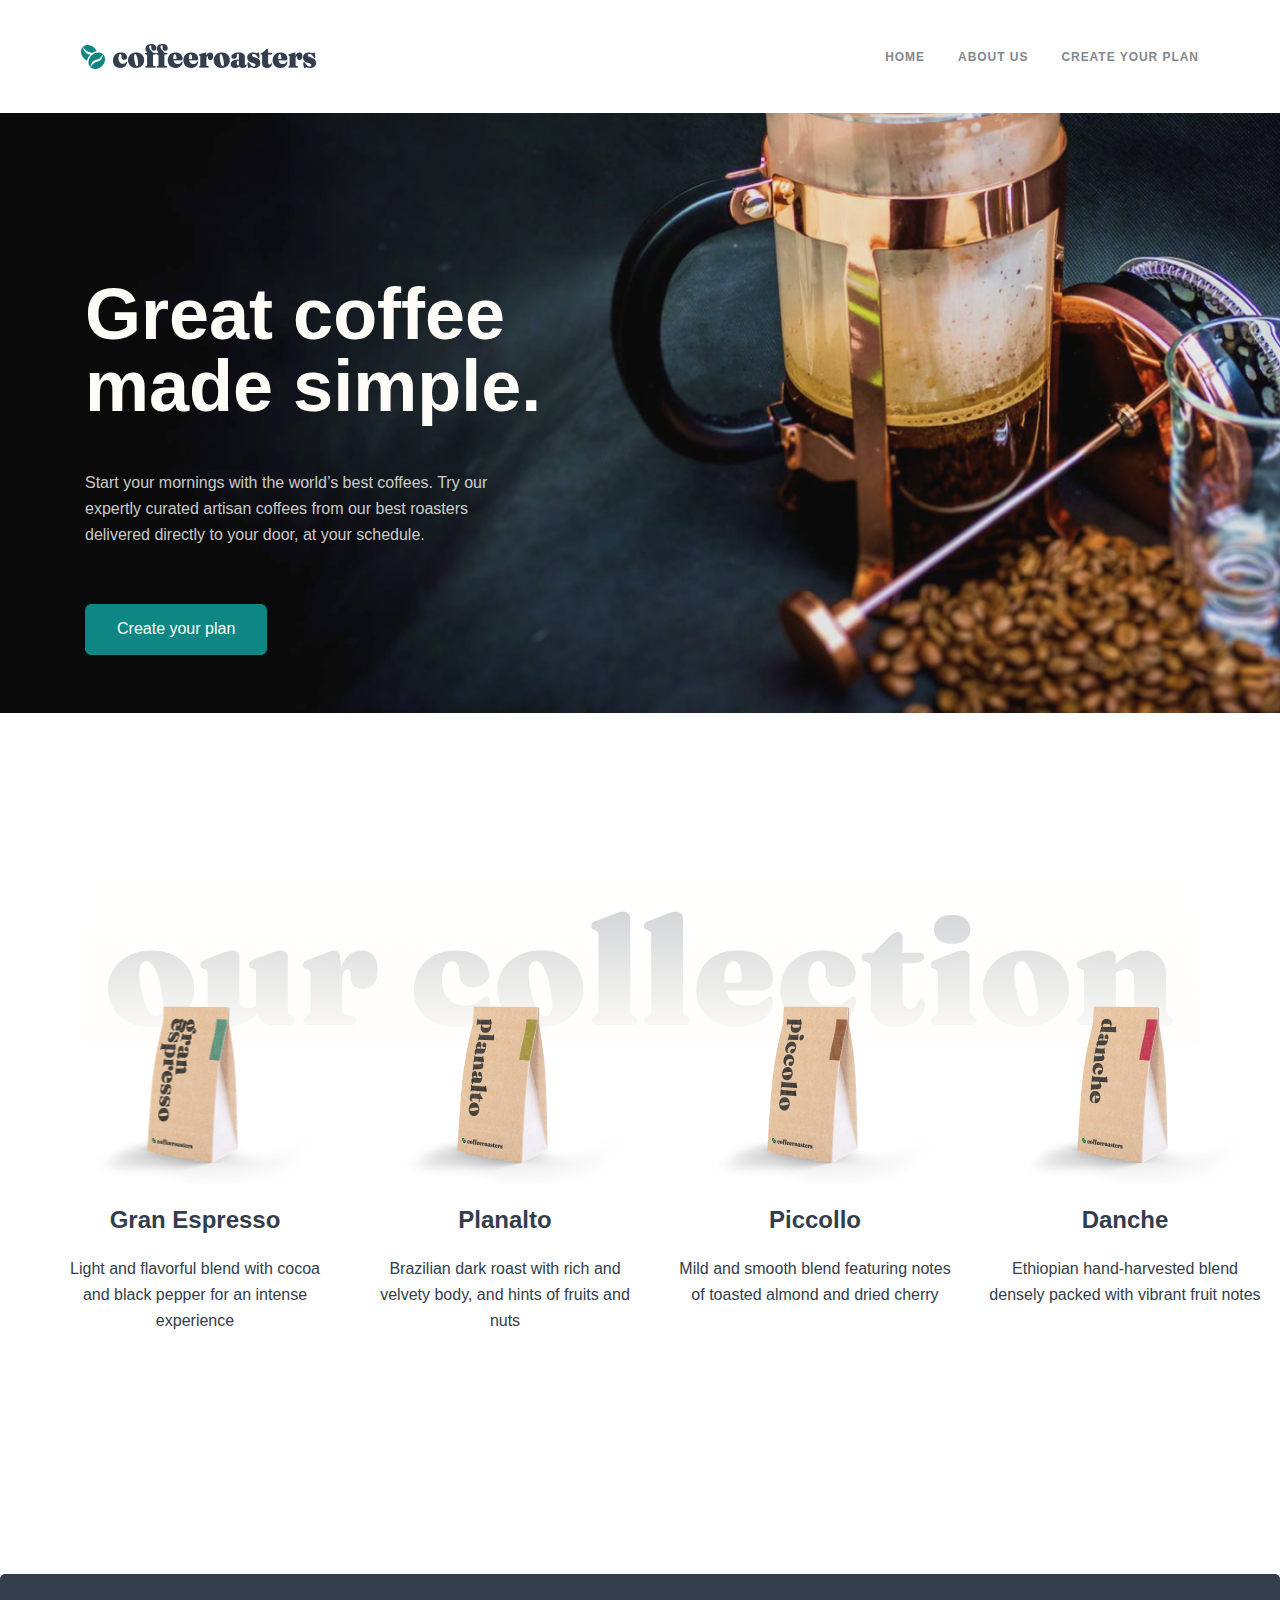
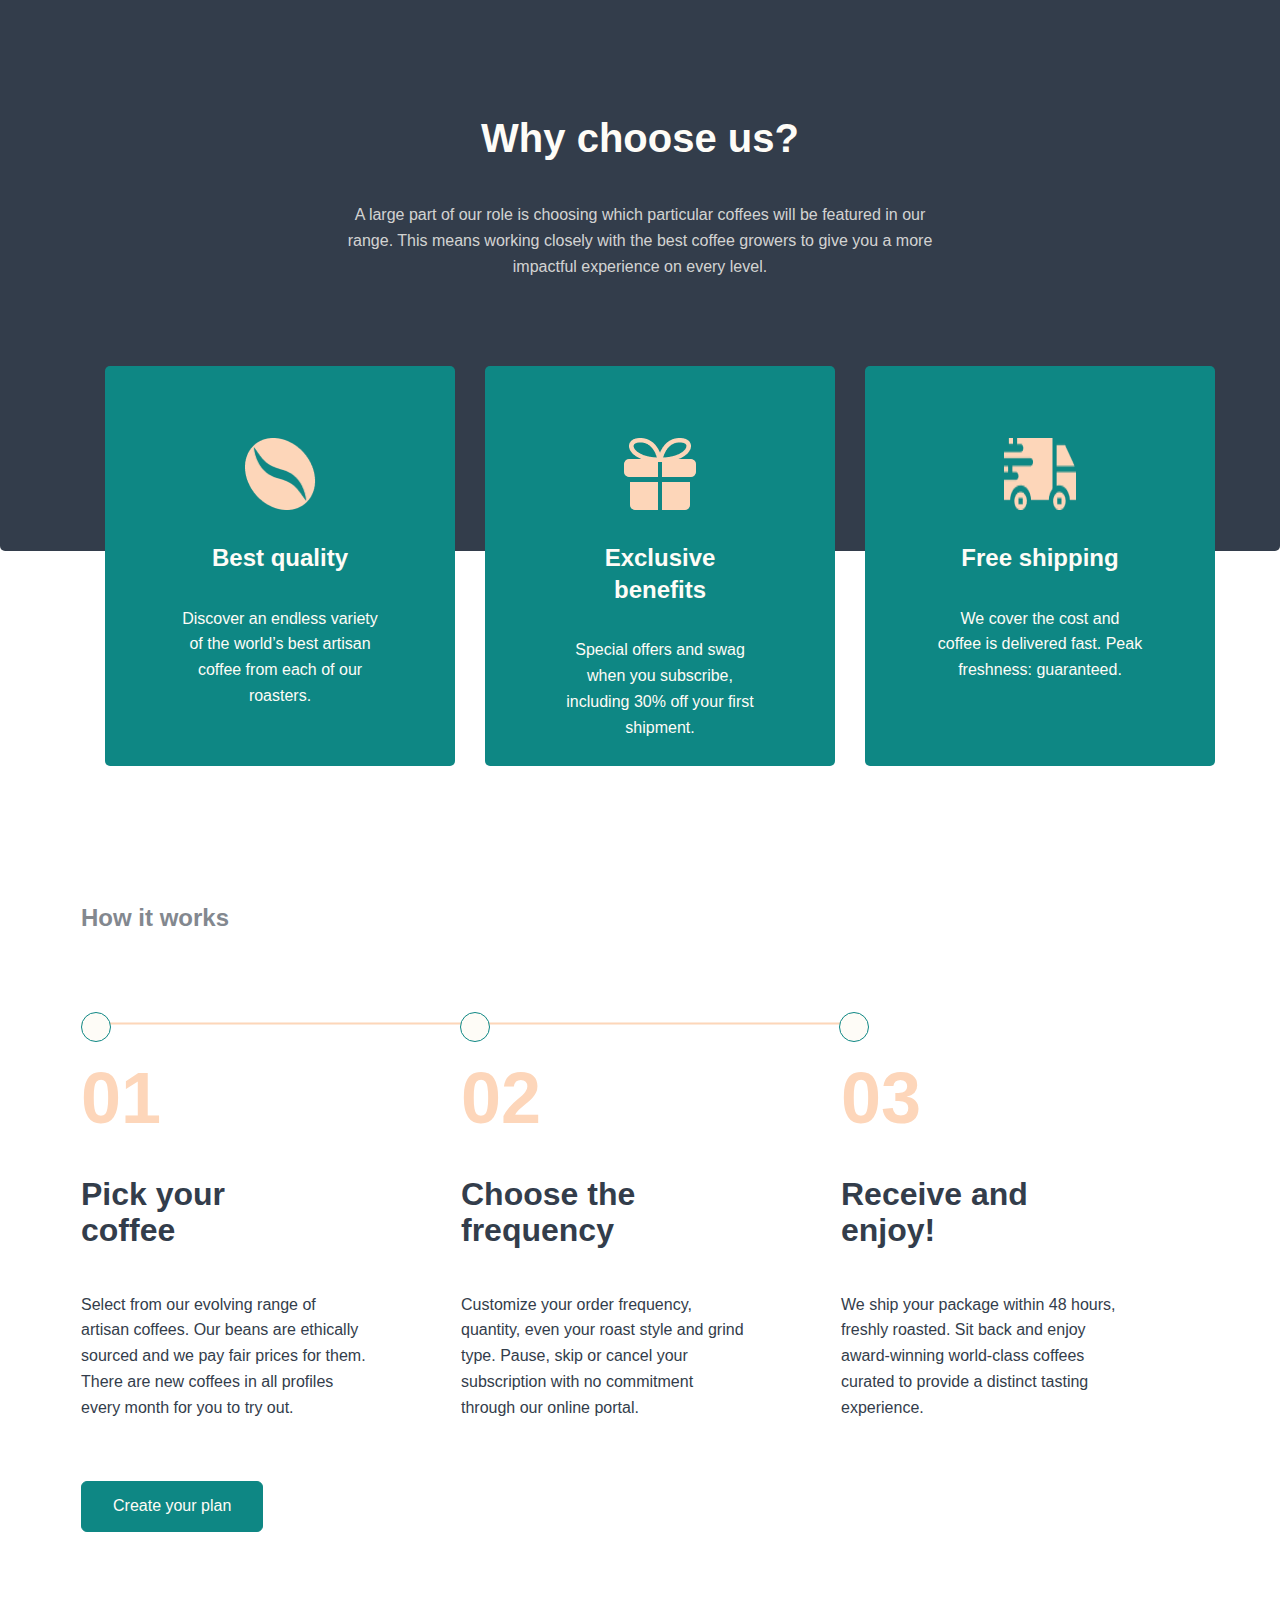
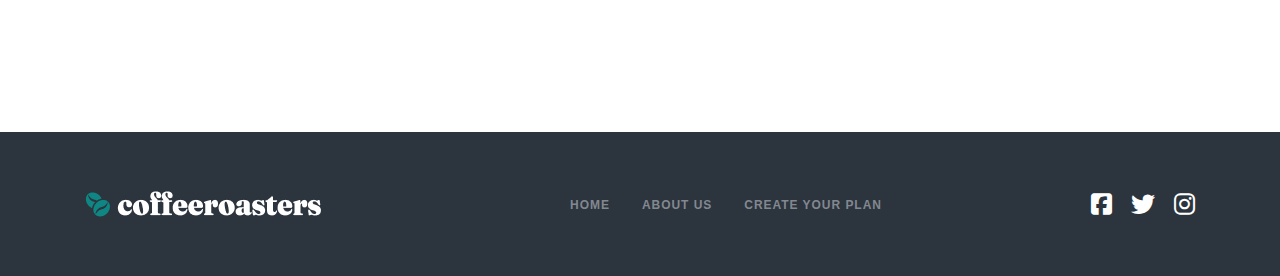
<file: index.html>
<!DOCTYPE html>
<html lang="en">
<head>
    <meta charset="UTF-8">
    <meta name="viewport" content="width=device-width, initial-scale=1.0">
    <link rel="stylesheet" href="https://cdnjs.cloudflare.com/ajax/libs/font-awesome/6.5.2/css/all.min.css">
    <link rel="stylesheet" href="./css/main.css">
    <link rel="shortcut icon" href="./images/logo2.svg" type="image/svg">
    <title>Coffee Roasters</title>
</head>
<body>
    <header class="header">
        <div class="container">
            <a class="header__logo" href="">
                <img class="header__image" src="./images/logo.png" srcset="./images/logo.png 1x, ./image/logo@2x.png 2x" alt="">
            </a>
            <nav class="header__nav">
                <ul class="header__list">
                    <li class="header__item">
                        <a class="header__link" href="./index.html">Home</a>
                    </li>
                    <li class="header__item">
                        <a class="header__link" href="./about.html">about us</a>
                    </li>
                    <li class="header__item">
                        <a class="header__link" href="./create-plan.html">Create your plan</a>
                    </li>
                </ul>
            </nav>
        </div>
    </header>
    <main class="main">
        <section class="main__hero">
            <div class="container">
                <h1 class="main__title3">Great coffee made simple.</h1>
                <p class="main__desc">Start your mornings with the world’s best coffees. Try our expertly curated artisan coffees from our best roasters delivered directly to your door, at your schedule.</p>
                <button class="btn">Create your plan</button>
            </div>
        </section>
        <section class="main__collection">
            <div class="container">
                <ul class="main__list">
                    <li class="main__item">
                        <img class="main__image" src="./images/kopi1 copy.png" srcset="./images/kopi1 copy.png 1x, ./images/kopi1 copy@2x.png 2x" width="255" height="193" alt="">
                        <h2 class="main__heading">Gran Espresso</h2>
                        <p class="main__desc2">Light and flavorful blend with cocoa and black pepper for an intense experience</p>
                    </li>
                    <li class="main__item">
                        <img class="main__image" src="./images/kopi2.png" srcset="./images/kopi2.png 1x, ./images/kopi2@2x.png 2x" width="255" height="193" alt="">
                        <h2 class="main__heading">Planalto</h2>
                        <p class="main__desc2">Brazilian dark roast with rich and velvety body, and hints of fruits and nuts</p>
                    </li>
                    <li class="main__item">
                        <img class="main__image" src="./images/kopi3.png" srcset="./images/kopi3.png 1x, ./images/kopi3@2x.png 2x" width="255" height="193" alt="">
                        <h2 class="main__heading">Piccollo</h2>
                        <p class="main__desc2">Mild and smooth blend featuring notes of toasted almond and dried cherry</p>
                    </li>
                    <li class="main__item">
                        <img class="main__image" src="./images/kopi4.png" srcset="./images/kopi4.png 1x, ./images/kopi4@2x.png 2x" width="255" height="193" alt="">
                        <h2 class="main__heading">Danche</h2>
                        <p class="main__desc2">Ethiopian hand-harvested blend densely packed with vibrant fruit notes</p>
                    </li>
                </ul>
            </div>
        </section>
        <section class="main__choose-us">
            <div class="container">
                <h3 class="main__heading4">Why choose us?</h3>
                <p class="main__desc4">A large part of our role is choosing which particular coffees will be featured 
                    in our range. This means working closely with the best coffee growers to give 
                    you a more impactful experience on every level.</p>
                    <ul class="main__list main--list2">
                        <li class="main__item main--item2">
                            <img class="main__img" src="./images/coffee-bean.png" srcset="./images/coffee-bean.png 1x, ./images/coffee-bean@2x.png 2x" width="72" height="50" alt="">
                            <h4 class="main__heading5">Best quality</h4>
                            <p class="main__desc5">Discover an endless variety of the world’s best artisan coffee from each of our roasters.</p>
                        </li>
                        <li class="main__item main--item2">
                            <img class="main__img" src="./images/gift.png" srcset="./images/gift.png 1x, ./images/gift@2x.png 2x" width="72" height="50" alt="">
                            <h4 class="main__heading5">Exclusive benefits</h4>
                            <p class="main__desc5">Special offers and swag when you subscribe, including 30% off your first shipment.</p>
                        </li>
                        <li class="main__item main--item2">
                            <img class="main__img" src="./images/Combined Shape.png" srcset="./images/Combined Shape.png 1x, ./images/Combined Shape@2x.png 2x" width="72" height="50" alt="">
                            <h4 class="main__heading5">Free shipping</h4>
                            <p class="main__desc5">We cover the cost and coffee is delivered fast. Peak freshness: guaranteed.</p>
                        </li>
                    </ul>

            </div>
        </section>
        <section class="main__pick-coffee">
            <div class="container">
                <h3 class="main__title2">How it works</h3>
                <div class="main__bottom">
                    <img class="main__image-path" src="./images/Path 2.png" srcset="./images/Path 2.png 1x, ./images/Path 2@2x.png 2x" alt="Path">
                <div class="main__circle-wrapper">
                        <div class="main__circle"></div>
                        <div class="main__circle"></div>
                        <div class="main__circle"></div>
                </div>
                <ul class="main__list main--list">
                    <li class="main__item main--item">
                        <h3 class="main__heading2">01</h3>
                        <h4 class="main__heading3">Pick your coffee</h4>
                        <p class="main__desc3">Select from our evolving range of artisan coffees. Our beans are ethically sourced and we pay fair prices for them. There are new coffees in all profiles every month for you to try out.</p>
                    </li>
                    <li class="main__item main--item">
                        <h3 class="main__heading2">02</h3>
                        <h4 class="main__heading3">Choose the frequency</h4>
                        <p class="main__desc3">Customize your order frequency, quantity, even your roast style and grind type. Pause, skip or cancel your subscription with no commitment through our online portal.</p>
                    </li>
                    <li class="main__item main--item">
                        <h3 class="main__heading2">03</h3>
                        <h4 class="main__heading3">Receive and enjoy!</h4>
                        <p class="main__desc3">We ship your package within 48 hours, freshly roasted. Sit back and enjoy award-winning world-class coffees curated to provide a distinct tasting experience.</p>
                    </li>
                </ul>
                </div>
                <button class="btn">Create your plan</button>
            </div>
        </section>
    </main>
    <footer class="footer">
        <div class="container">
            <a class="footer__logo" href="">
                <img class="footer__image" src="./images/Group 5-1.png" srcset="./images/Group 5-1.png 1x, ./images/Group 5.png 2x" alt="">
            </a>
            <nav class="footer__nav">
                <ul class="footer__list">
                    <li class="footer__item">
                        <a class="footer__link" href="./index.html">Home</a>
                    </li>
                    <li class="footer__item">
                        <a class="footer__link" href="./about.html">About us</a>
                    </li>
                    <li class="footer__item">
                        <a class="footer__link" href="./create-plan.html">Create your plan</a>
                    </li>
                </ul>
            </nav>
            <div class="footer__icon-wrapper">
                <i class="fa-brands fa-square-facebook"></i>
                    <i class="fa-brands fa-twitter"></i>
                    <i class="fa-brands fa-instagram"></i>
            </div>
        </div>
    </footer>
</body>
</html>
</file>
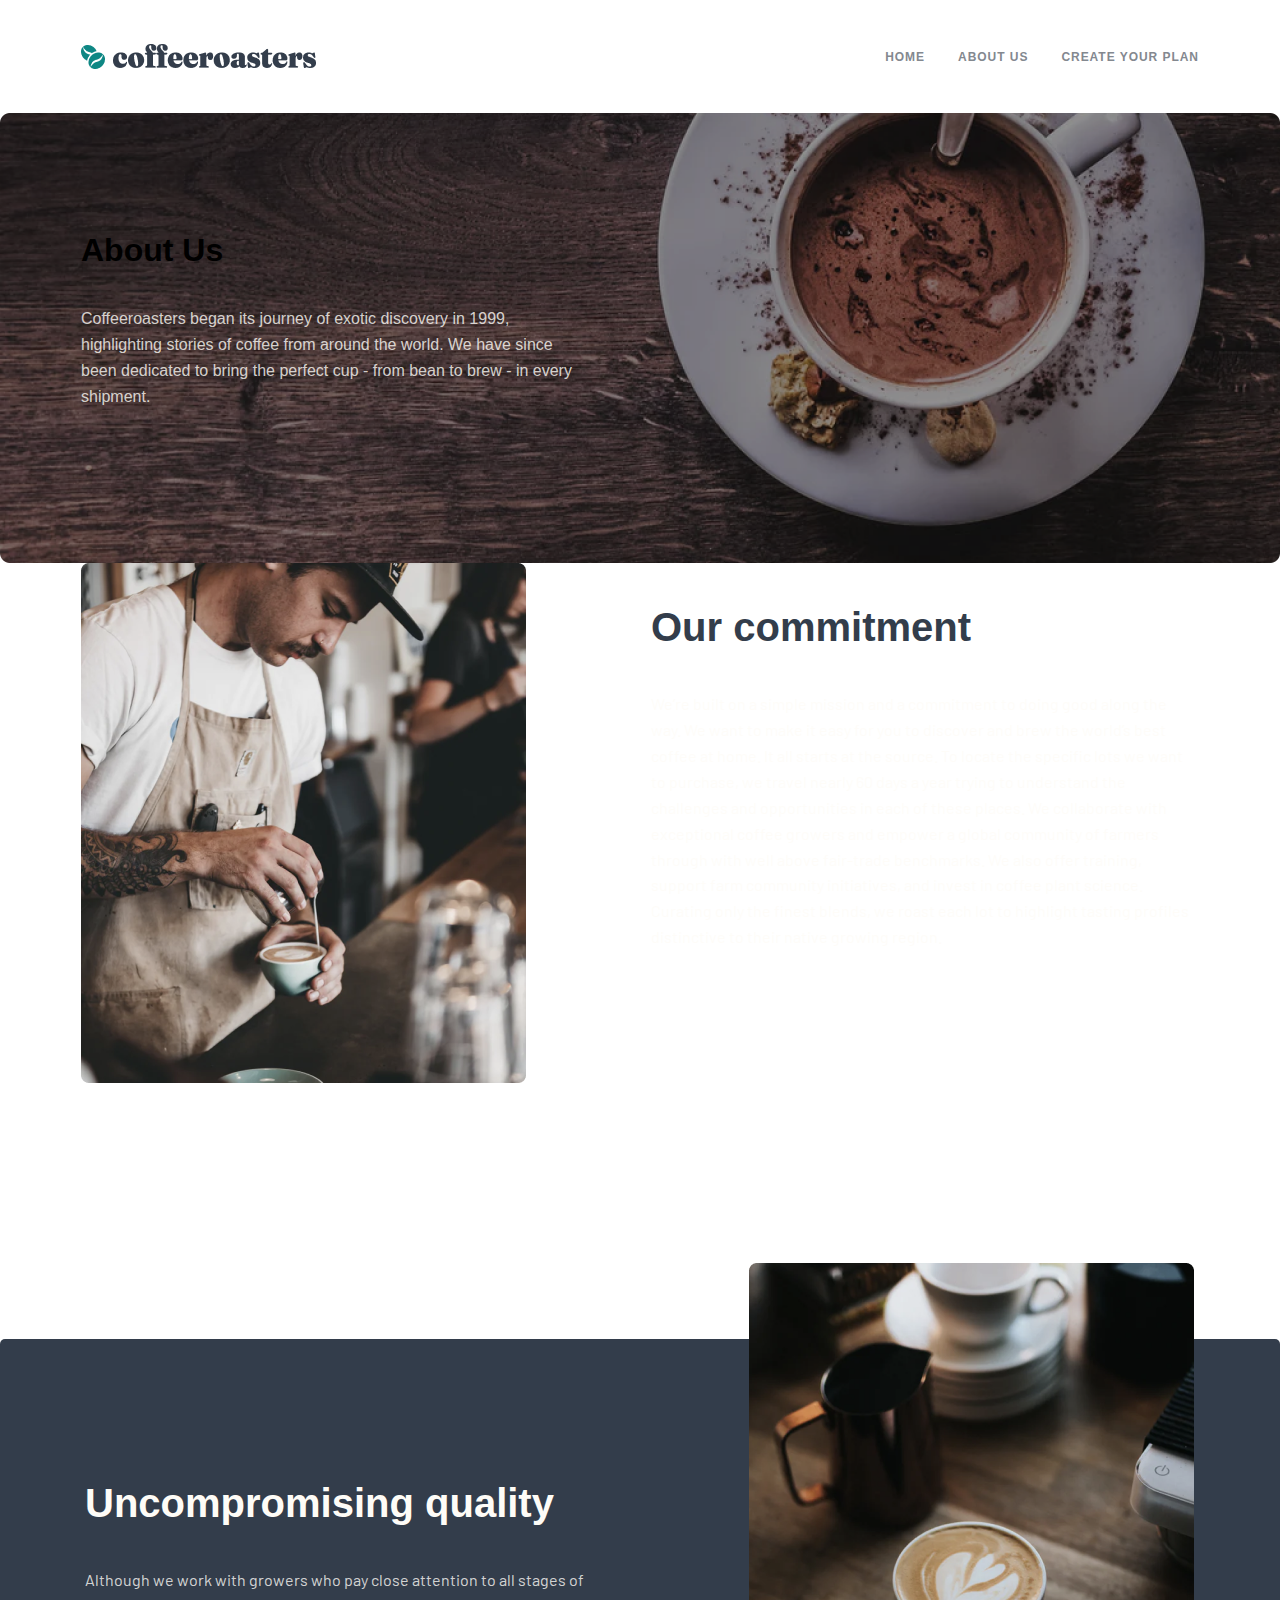
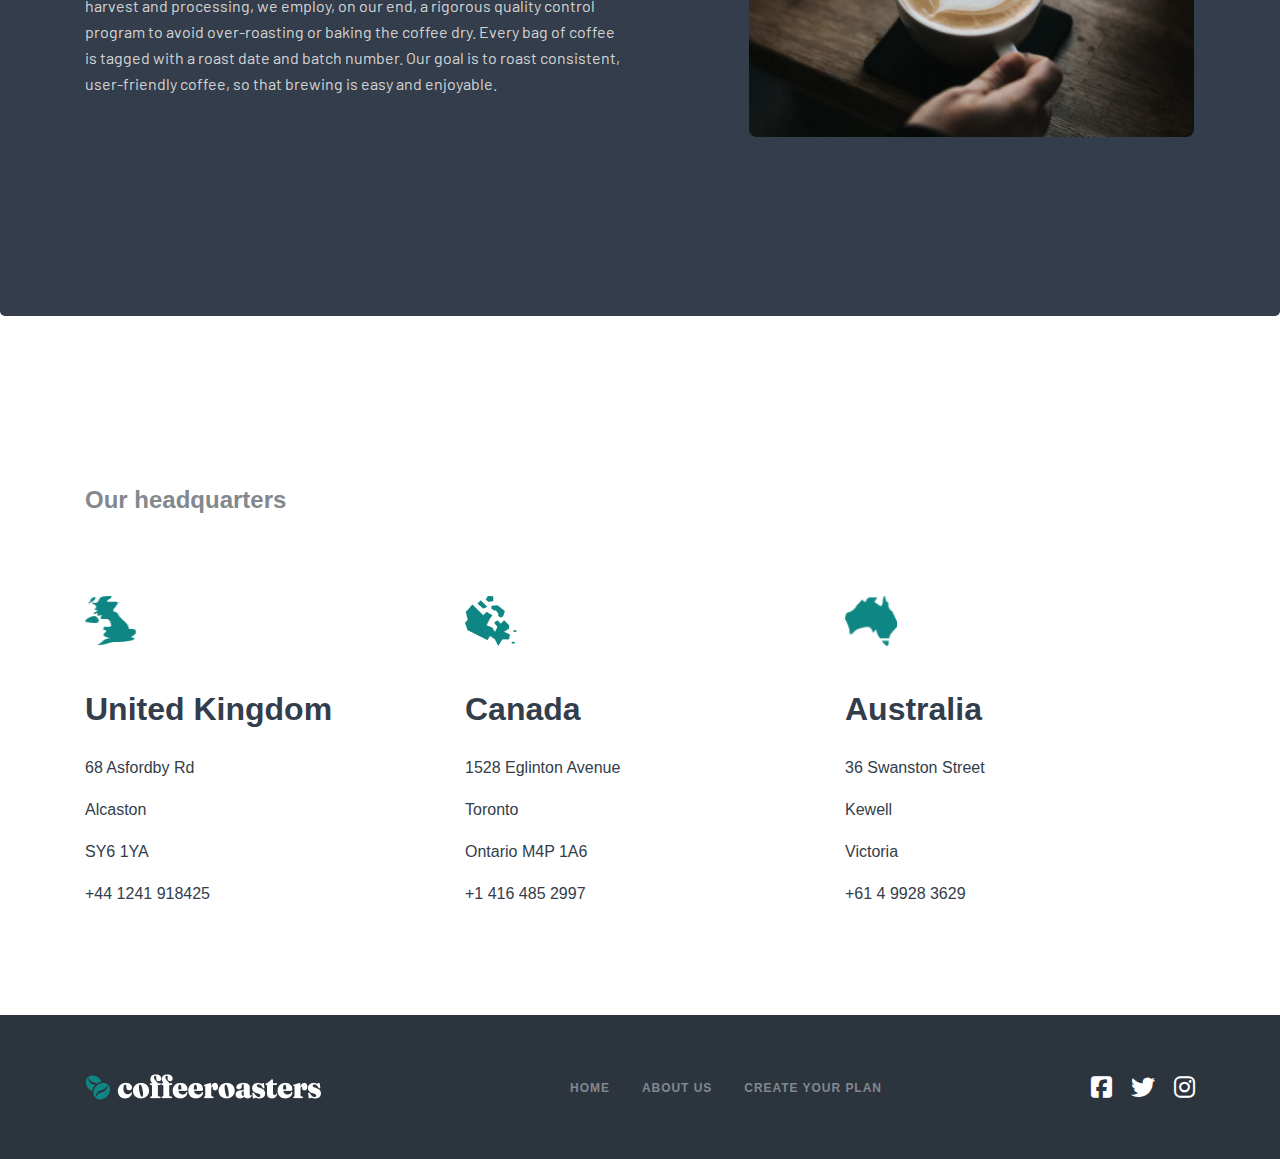
<file: about.html>
<!DOCTYPE html>
<html lang="en">

<head>
    <meta charset="UTF-8">
    <meta name="viewport" content="width=device-width, initial-scale=1.0">
    <link rel="stylesheet" href="https://cdnjs.cloudflare.com/ajax/libs/font-awesome/6.5.2/css/all.min.css">
    <link rel="stylesheet" href="./css/main.css">
    <link rel="shortcut icon" href="./images/logo2.svg" type="image/svg">
    <title>Coffee Roasters</title>
</head>

<body>
    <header class="header">
        <div class="container">
            <a class="header__logo" href="">
                <img class="header__image" src="./images/logo.png" srcset="./images/logo.png 1x, ./image/logo@2x.png 2x"
                    alt="">
            </a>
            <nav class="header__nav">
                <ul class="header__list">
                    <li class="header__item">
                        <a class="header__link" href="./index.html">Home</a>
                    </li>
                    <li class="header__item">
                        <a class="header__link" href="./about.html">about us</a>
                    </li>
                    <li class="header__item">
                        <a class="header__link" href="./create-plan.html">Create your plan</a>
                    </li>
                </ul>
            </nav>
        </div>
    </header>
    <main class="main">
        <section class="main__hero1">
            <div class="container">
                <h1 class="main__title">About Us</h1>
                <p class="main__desc main--desc">Coffeeroasters began its journey of exotic discovery in 1999,
                    highlighting stories of coffee from around the world. We have since been dedicated to bring the
                    perfect cup - from bean to brew - in every shipment.</p>
            </div>
        </section>
        <section class="main__commitment">
            <div class="container">
                <div class="main__left">
                    <img class="main__man-image" src="./images/man.png" srcset="./images/man.png 1x, ./images/man@2x.png 2x" alt="">
                </div>
                <div class="main__right">
                    <h3 class="main__heading6">Our commitment</h3>
                    <p class="main__desc6 main--desc4">We’re built on a simple mission and a commitment to doing good along the way. We want to make it easy for you to discover and brew the world’s best coffee at home. It all starts at the source. To locate the specific lots we want to purchase, we travel nearly 60 days a year trying to understand the challenges and opportunities in each of these places. We collaborate with exceptional coffee growers and empower a global community of farmers through with well above fair-trade benchmarks. We also offer training, support farm community initiatives, and invest in coffee plant science. Curating only the finest blends, we roast each lot to highlight tasting profiles distinctive to their native growing region.</p>
                </div>
            </div>
        </section>
        <section class="main__quality">
            <div class="container">
                <div class="main__up">
                    <h3 class="main__heading4 main--heading4">Uncompromising quality</h3>
                    <p class="main__desc4 main--desc4">Although we work with growers who pay close attention to all stages of
                        harvest and processing, we employ, on our end, a rigorous quality control program to avoid
                        over-roasting or baking the coffee dry. Every bag of coffee is tagged with a roast date and
                        batch number. Our goal is to roast consistent, user-friendly coffee, so that brewing is easy and
                        enjoyable.</p>

                </div>
                <img class="main__cup-image" src="./images/cup.png" srcset="./images/cup.png 1x, ./images/cup@2x.png 2x" alt="">
            </div>
        </section>
        <section class="main__headquarters">
            <div class="container">
                <h3 class="main__title2 main--title2">Our headquarters</h3>
                <div class="main__bottom">

                    <ul class="main__list main--list">
                        <li class="main__item main--item">
                            <img class="main__kingdom-img" src="./images/kingdom.png"
                                srcset="./images/kingdom.png 1x, ./images/kingdom@2x.png 2x" alt="">
                            <h2 class="main__title main--heading">United Kingdom</h2>
                            <p class="main__desc2">68 Asfordby Rd</p>
                            <p class="main__desc2">Alcaston</p>
                            <p class="main__desc2">SY6 1YA</p>
                            <p class="main__desc2">+44 1241 918425</p>
                        </li>
                        <li class="main__item main--item">
                            <img class="main__kingdom-img" src="./images/canada.png"
                                srcset="./images/canada.png 1x, ./images/canada@2x.png 2x" alt="">
                            <h2 class="main__title main--heading">Canada</h2>
                            <p class="main__desc2">1528 Eglinton Avenue</p>
                            <p class="main__desc2">Toronto</p>
                            <p class="main__desc2">Ontario M4P 1A6</p>
                            <p class="main__desc2">+1 416 485 2997</p>
                        </li>
                        <li class="main__item main--item">
                            <img class="main__kingdom-img" src="./images/australia.png"
                                srcset="./images/australia.png 1x, ./images/australia@2x.png 2x" alt="">
                            <h2 class="main__title main--heading">Australia</h2>
                            <p class="main__desc2">36 Swanston Street</p>
                            <p class="main__desc2">Kewell</p>
                            <p class="main__desc2">Victoria</p>
                            <p class="main__desc2">+61 4 9928 3629</p>
                        </li>
                    </ul>
                </div>
            </div>
        </section>
    </main>
    <footer class="footer">
        <div class="container">
            <a class="footer__logo" href="">
                <img class="footer__image" src="./images/Group 5-1.png"
                    srcset="./images/Group 5-1.png 1x, ./images/Group 5.png 2x" alt="">
            </a>
            <nav class="footer__nav">
                <ul class="footer__list">
                    <li class="footer__item">
                        <a class="footer__link" href="./index.html">Home</a>
                    </li>
                    <li class="footer__item">
                        <a class="footer__link" href="./about.html">About us</a>
                    </li>
                    <li class="footer__item">
                        <a class="footer__link" href="./create-plan.html">Create your plan</a>
                    </li>
                </ul>
            </nav>
            <div class="footer__icon-wrapper">
                <i class="fa-brands fa-square-facebook"></i>
                <i class="fa-brands fa-twitter"></i>
                <i class="fa-brands fa-instagram"></i>
            </div>
        </div>
    </footer>
</body>

</html>
</file>
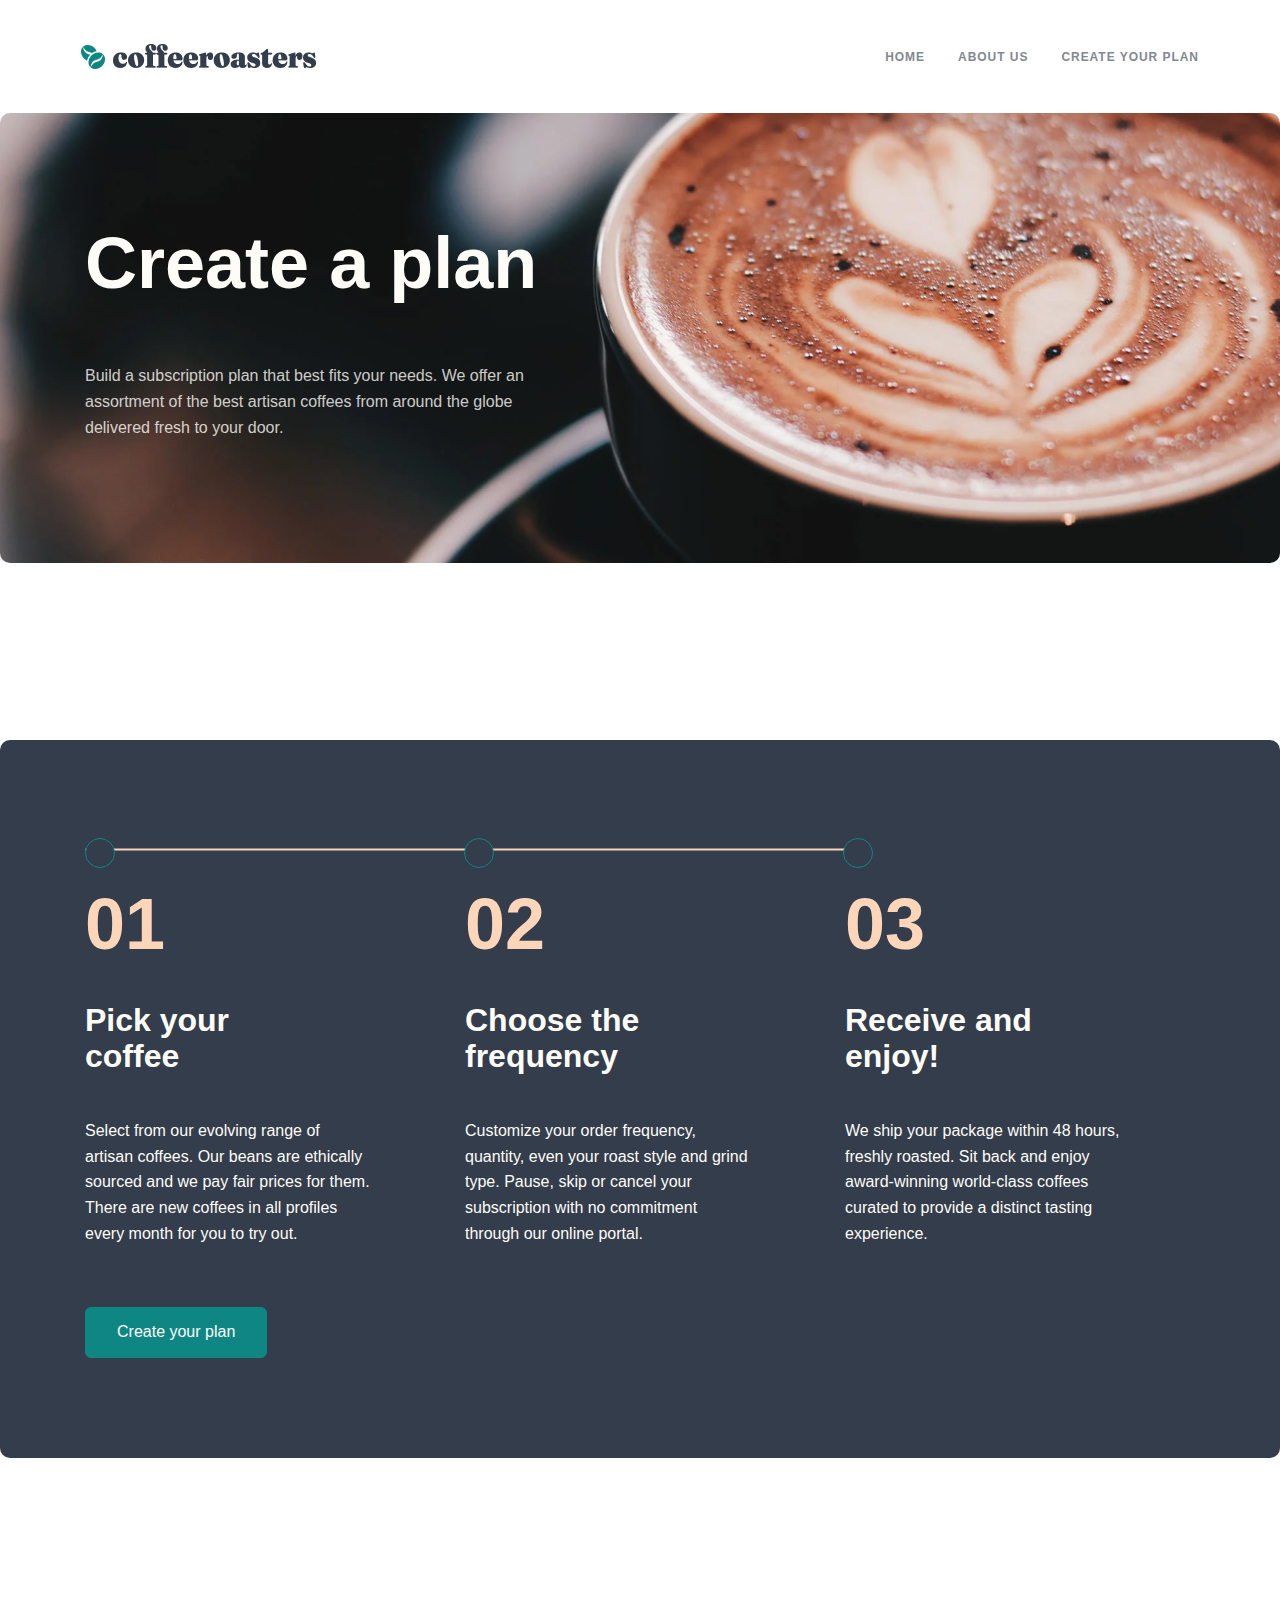
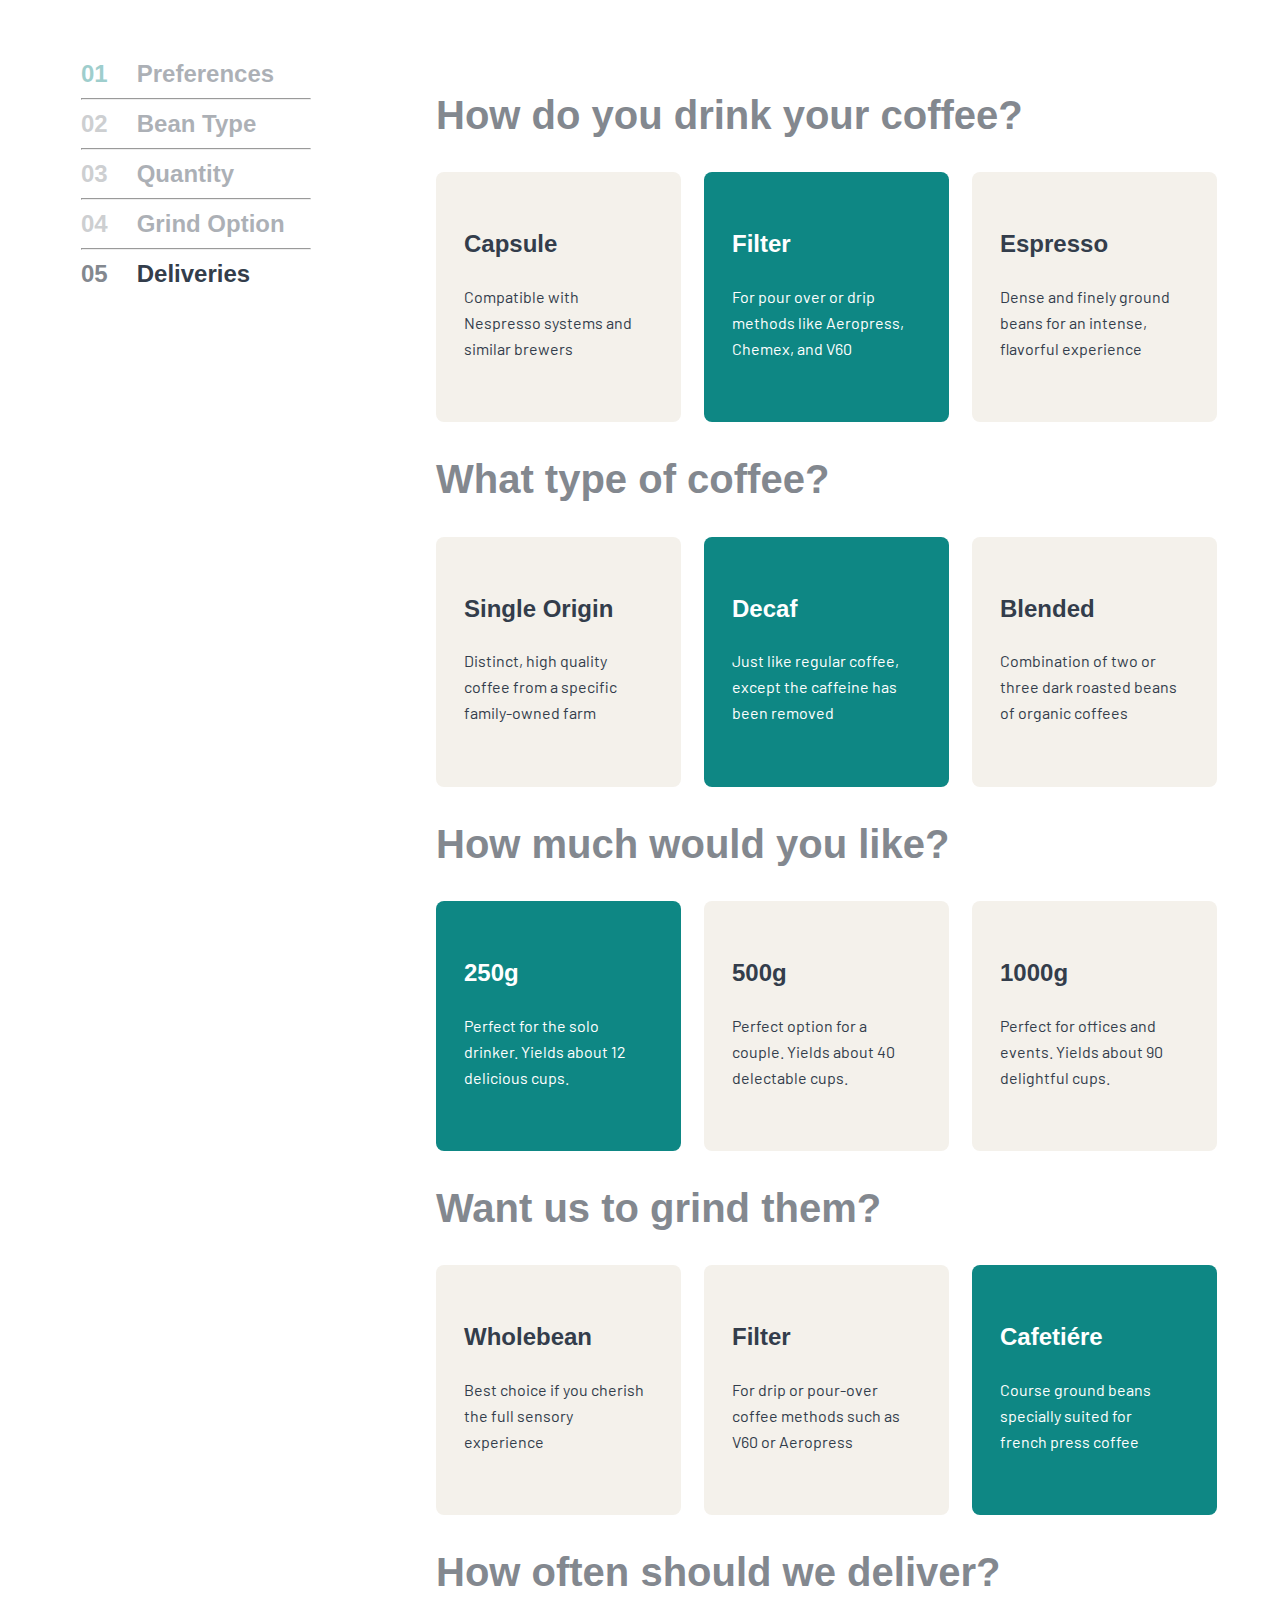
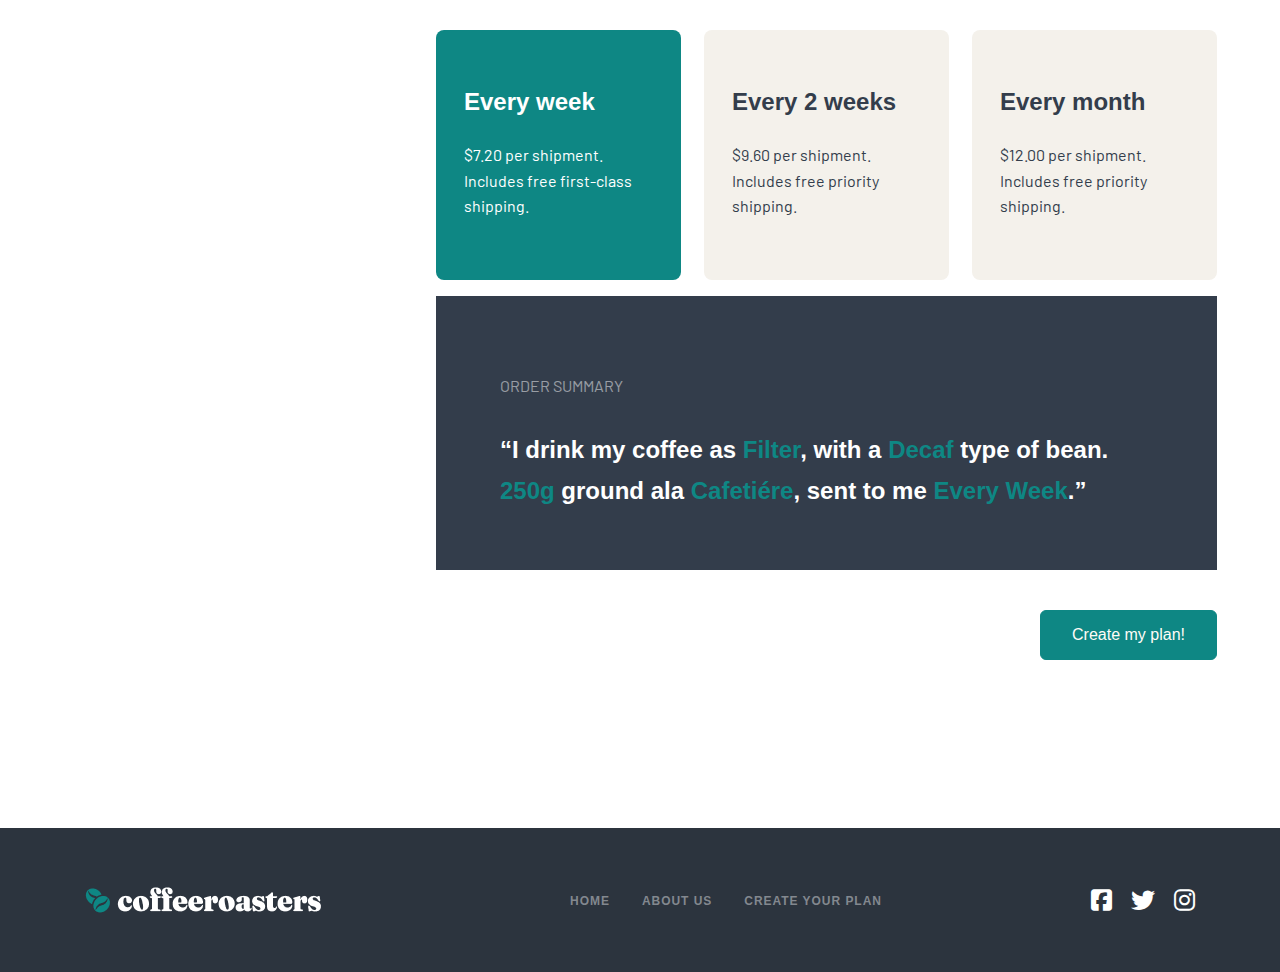
<file: create-plan.html>
<!DOCTYPE html>
<html lang="en">
<head>
    <meta charset="UTF-8">
    <meta name="viewport" content="width=device-width, initial-scale=1.0">
    <link rel="stylesheet" href="https://cdnjs.cloudflare.com/ajax/libs/font-awesome/6.5.2/css/all.min.css">
    <link rel="stylesheet" href="./css/main.css">
    <link rel="shortcut icon" href="./images/logo2.svg" type="image/svg">
    <title>Coffee Roasters</title>
</head>
<body>
    <header class="header">
        <div class="container">
            <a class="header__logo" href="">
                <img class="header__image" src="./images/logo.png" srcset="./images/logo.png 1x, ./image/logo@2x.png 2x" alt="">
            </a>
            <nav class="header__nav">
                <ul class="header__list">
                    <li class="header__item">
                        <a class="header__link" href="./index.html">Home</a>
                    </li>
                    <li class="header__item">
                        <a class="header__link" href="./about.html">about us</a>
                    </li>
                    <li class="header__item">
                        <a class="header__link" href="./create-plan.html">Create your plan</a>
                    </li>
                </ul>
            </nav>
        </div>
    </header>
    <main class="main">
        <section class="main__hero3">
            <div class="container">
                <h1 class="main__title3">Create a plan</h1>
                <p class="main__desc">Build a subscription plan that best fits your needs. We offer an assortment of the best artisan coffees from around the globe delivered fresh to your door.</p>
            </div>
        </section>
        <section class="main__pick-coffee">
            <div class="container main__container">
                <div class="main__bottom">
                    <img class="main__image-path" src="./images/Path 2.png" srcset="./images/Path 2.png 1x, ./images/Path 2@2x.png 2x" alt="Path">
                <div class="main__circle-wrapper">
                        <div class="main__circle main--circle"></div>
                        <div class="main__circle main--circle"></div>
                        <div class="main__circle main--circle"></div>
                </div>
                <ul class="main__list main--list">
                    <li class="main__item main--item">
                        <h3 class="main__heading2">01</h3>
                        <h4 class="main__heading3 main--title5">Pick your coffee</h4>
                        <p class="main__desc3 main--desc5">Select from our evolving range of artisan coffees. Our beans are ethically sourced and we pay fair prices for them. There are new coffees in all profiles every month for you to try out.</p>
                    </li>
                    <li class="main__item main--item">
                        <h3 class="main__heading2">02</h3>
                        <h4 class="main__heading3 main--title5">Choose the frequency</h4>
                        <p class="main__desc3 main--desc5">Customize your order frequency, quantity, even your roast style and grind type. Pause, skip or cancel your subscription with no commitment through our online portal.</p>
                    </li>
                    <li class="main__item main--item">
                        <h3 class="main__heading2">03</h3>
                        <h4 class="main__heading3 main--title5">Receive and enjoy!</h4>
                        <p class="main__desc3 main--desc5">We ship your package within 48 hours, freshly roasted. Sit back and enjoy award-winning world-class coffees curated to provide a distinct tasting experience.</p>
                    </li>
                </ul>
                </div>
                <button class="btn">Create your plan</button>
            </div>
        </section>
        <section class="main__deliveries">
            <div class="container">
                <div class="main__left-side">
                    <div class="main__first1"><h2 class="main__title6 main--title6">01</h2><h3 class="main__title7">Preferences</h3></div>
                    <hr>
                    <div class="main__first1"><h2 class="main__title6">02</h2><h3 class="main__title7">Bean Type</h3></div>
                    <hr>
                    <div class="main__first1"><h2 class="main__title6">03</h2><h3 class="main__title7">Quantity</h3></div>
                    <hr>
                    <div class="main__first1"><h2 class="main__title6">04</h2><h3 class="main__title7">Grind Option</h3></div>
                    <hr>
                    <div class="main__first"><h2 class="main__title6">05</h2><h3 class="main__title8">Deliveries</h3></div>

                </div>
                <div class="main__right-side">
                    <div class="main__wrapper">
                        <h2 class="main__heading8">How do you drink your coffee?</h2>
                        <ul class="main__list2">
                            <li class="main__item3">
                                <h3 class="main__heading7">Capsule</h3>
                                <p class="main__desc7">Compatible with Nespresso systems and similar brewers</p>
                            </li>
                            <li class="main__item2">
                                <h3 class="main__heading10">Filter</h3>
                                <p class="main__desc9">For pour over or drip methods like Aeropress, Chemex, and V60</p>
                            </li>
                            <li class="main__item3">
                                <h3 class="main__heading7">Espresso</h3>
                                <p class="main__desc7">Dense and finely ground beans for an intense, flavorful experience</p>
                            </li>
                        </ul>
                    </div>
                    <div class="main__wrapper">
                        <h2 class="main__heading8">What type of coffee?</h2>
                        <ul class="main__list2">
                            <li class="main__item3">
                                <h3 class="main__heading7">Single Origin</h3>
                                <p class="main__desc7">Distinct, high quality coffee from a specific family-owned farm</p>
                            </li>
                            <li class="main__item2">
                                <h3 class="main__heading10">Decaf</h3>
                                <p class="main__desc9">Just like regular coffee, except the caffeine has been removed</p>
                            </li>
                            <li class="main__item3">
                                <h3 class="main__heading7">Blended</h3>
                                <p class="main__desc7">Combination of two or three dark roasted beans of organic coffees</p>
                            </li>
                        </ul>
                    </div>
                    <div class="main__wrapper">
                        <h2 class="main__heading8">How much would you like?</h2>
                        <ul class="main__list2">
                            <li class="main__item2">
                                <h3 class="main__heading10">250g</h3>
                                <p class="main__desc9">Perfect for the solo drinker. Yields about 12 delicious cups.</p>
                            </li>
                            <li class="main__item3">
                                <h3 class="main__heading7">500g</h3>
                                <p class="main__desc7">Perfect option for a couple. Yields about 40 delectable cups.</p>
                            </li>
                            <li class="main__item3">
                                <h3 class="main__heading7">1000g</h3>
                                <p class="main__desc7">Perfect for offices and events. Yields about 90 delightful cups.</p>
                            </li>
                        </ul>
                    </div>
                    <div class="main__wrapper">
                        <h2 class="main__heading8">Want us to grind them?</h2>
                        <ul class="main__list2">
                            <li class="main__item3">
                                <h3 class="main__heading">Wholebean</h3>
                                <p class="main__desc7">Best choice if you cherish the full sensory experience</p>
                            </li>
                            <li class="main__item3">
                                <h3 class="main__heading7">Filter</h3>
                                <p class="main__desc7">For drip or pour-over coffee methods such as V60 or Aeropress</p>
                            </li>
                            <li class="main__item2">
                                <h3 class="main__heading10">Cafetiére</h3>
                                <p class="main__desc9">Course ground beans specially suited for french press coffee</p>
                            </li>
                        </ul>
                    </div>
                    <div class="main__wrapper">
                        <h2 class="main__heading8">How often should we deliver?</h2>
                        <ul class="main__list2">
                            <li class="main__item2">
                                <h3 class="main__heading10">Every week</h3>
                                <p class="main__desc9">$7.20 per shipment. Includes free first-class shipping.</p>
                            </li>
                            <li class="main__item3">
                                <h3 class="main__heading7">Every 2 weeks</h3>
                                <p class="main__desc7">$9.60 per shipment. Includes free priority shipping.</p>
                            </li>
                            <li class="main__item3">
                                <h3 class="main__heading7">Every month</h3>
                                <p class="main__desc7">$12.00 per shipment. Includes free priority shipping.</p>
                            </li>
                        </ul>
                    </div>
                    <div class="main__wrapper2">
                        <p class="main__desc8">Order Summary</p>
                        <h4 class="main__heading9">“I drink my coffee as <span>Filter</span>, with a <span>Decaf</span> type of bean. <span>250g</span> ground ala <span>Cafetiére</span>, sent to me <span>Every Week</span>.”</h4>
                    </div>
                    <button class="btn main__btn">Create my plan!</button>
                </div>
            </div>
        </section>
    </main>
    <footer class="footer">
        <div class="container">
            <a class="footer__logo" href="">
                <img class="footer__image" src="./images/Group 5-1.png" srcset="./images/Group 5-1.png 1x, ./images/Group 5.png 2x" alt="">
            </a>
            <nav class="footer__nav">
                <ul class="footer__list">
                    <li class="footer__item">
                        <a class="footer__link" href="./index.html">Home</a>
                    </li>
                    <li class="footer__item">
                        <a class="footer__link" href="./about.html">About us</a>
                    </li>
                    <li class="footer__item">
                        <a class="footer__link" href="./create-plan.html">Create your plan</a>
                    </li>
                </ul>
            </nav>
            <div class="footer__icon-wrapper">
                <i class="fa-brands fa-square-facebook"></i>
                    <i class="fa-brands fa-twitter"></i>
                    <i class="fa-brands fa-instagram"></i>
            </div>
        </div>
    </footer>
</body>
</html>
</file>
<file: css/main.css>
@import url("https://fonts.googleapis.com/css2?family=Barlow:ital,wght@0,100;0,200;0,300;0,400;0,500;0,600;0,700;0,800;0,900;1,100;1,200;1,300;1,400;1,500;1,600;1,700;1,800;1,900&family=Fraunces:ital,opsz,wght@0,9..144,100..900;1,9..144,100..900&display=swap");
@import url("https://fonts.googleapis.com/css2?family=Fraunces:ital,opsz,wght@0,9..144,100..900;1,9..144,100..900&display=swap");
/*! normalize.css v8.0.1 | MIT License | github.com/necolas/normalize.css */
/* Document
   ========================================================================== */
/**
 * 1. Correct the line height in all browsers.
 * 2. Prevent adjustments of font size after orientation changes in iOS.
 */
html {
  line-height: 1.15; /* 1 */
  -webkit-text-size-adjust: 100%; /* 2 */
}

/* Sections
   ========================================================================== */
/**
 * Remove the margin in all browsers.
 */
body {
  margin: 0;
}

/**
 * Render the `main` element consistently in IE.
 */
main {
  display: block;
}

/**
 * Correct the font size and margin on `h1` elements within `section` and
 * `article` contexts in Chrome, Firefox, and Safari.
 */
h1 {
  font-size: 2em;
  margin: 0.67em 0;
}

/* Grouping content
   ========================================================================== */
/**
 * 1. Add the correct box sizing in Firefox.
 * 2. Show the overflow in Edge and IE.
 */
hr {
  box-sizing: content-box; /* 1 */
  height: 0; /* 1 */
  overflow: visible; /* 2 */
}

/**
 * 1. Correct the inheritance and scaling of font size in all browsers.
 * 2. Correct the odd `em` font sizing in all browsers.
 */
pre {
  font-family: monospace, monospace; /* 1 */
  font-size: 1em; /* 2 */
}

/* Text-level semantics
   ========================================================================== */
/**
 * Remove the gray background on active links in IE 10.
 */
a {
  background-color: transparent;
}

/**
 * 1. Remove the bottom border in Chrome 57-
 * 2. Add the correct text decoration in Chrome, Edge, IE, Opera, and Safari.
 */
abbr[title] {
  border-bottom: none; /* 1 */
  text-decoration: underline; /* 2 */
  -webkit-text-decoration: underline dotted;
          text-decoration: underline dotted; /* 2 */
}

/**
 * Add the correct font weight in Chrome, Edge, and Safari.
 */
b,
strong {
  font-weight: bolder;
}

/**
 * 1. Correct the inheritance and scaling of font size in all browsers.
 * 2. Correct the odd `em` font sizing in all browsers.
 */
code,
kbd,
samp {
  font-family: monospace, monospace; /* 1 */
  font-size: 1em; /* 2 */
}

/**
 * Add the correct font size in all browsers.
 */
small {
  font-size: 80%;
}

/**
 * Prevent `sub` and `sup` elements from affecting the line height in
 * all browsers.
 */
sub,
sup {
  font-size: 75%;
  line-height: 0;
  position: relative;
  vertical-align: baseline;
}

sub {
  bottom: -0.25em;
}

sup {
  top: -0.5em;
}

/* Embedded content
   ========================================================================== */
/**
 * Remove the border on images inside links in IE 10.
 */
img {
  border-style: none;
}

/* Forms
   ========================================================================== */
/**
 * 1. Change the font styles in all browsers.
 * 2. Remove the margin in Firefox and Safari.
 */
button,
input,
optgroup,
select,
textarea {
  font-family: inherit; /* 1 */
  font-size: 100%; /* 1 */
  line-height: 1.15; /* 1 */
  margin: 0; /* 2 */
}

/**
 * Show the overflow in IE.
 * 1. Show the overflow in Edge.
 */
button,
input { /* 1 */
  overflow: visible;
}

/**
 * Remove the inheritance of text transform in Edge, Firefox, and IE.
 * 1. Remove the inheritance of text transform in Firefox.
 */
button,
select { /* 1 */
  text-transform: none;
}

/**
 * Correct the inability to style clickable types in iOS and Safari.
 */
button,
[type=button],
[type=reset],
[type=submit] {
  -webkit-appearance: button;
}

/**
 * Remove the inner border and padding in Firefox.
 */
button::-moz-focus-inner,
[type=button]::-moz-focus-inner,
[type=reset]::-moz-focus-inner,
[type=submit]::-moz-focus-inner {
  border-style: none;
  padding: 0;
}

/**
 * Restore the focus styles unset by the previous rule.
 */
button:-moz-focusring,
[type=button]:-moz-focusring,
[type=reset]:-moz-focusring,
[type=submit]:-moz-focusring {
  outline: 1px dotted ButtonText;
}

/**
 * Correct the padding in Firefox.
 */
fieldset {
  padding: 0.35em 0.75em 0.625em;
}

/**
 * 1. Correct the text wrapping in Edge and IE.
 * 2. Correct the color inheritance from `fieldset` elements in IE.
 * 3. Remove the padding so developers are not caught out when they zero out
 *    `fieldset` elements in all browsers.
 */
legend {
  box-sizing: border-box; /* 1 */
  color: inherit; /* 2 */
  display: table; /* 1 */
  max-width: 100%; /* 1 */
  padding: 0; /* 3 */
  white-space: normal; /* 1 */
}

/**
 * Add the correct vertical alignment in Chrome, Firefox, and Opera.
 */
progress {
  vertical-align: baseline;
}

/**
 * Remove the default vertical scrollbar in IE 10+.
 */
textarea {
  overflow: auto;
}

/**
 * 1. Add the correct box sizing in IE 10.
 * 2. Remove the padding in IE 10.
 */
[type=checkbox],
[type=radio] {
  box-sizing: border-box; /* 1 */
  padding: 0; /* 2 */
}

/**
 * Correct the cursor style of increment and decrement buttons in Chrome.
 */
[type=number]::-webkit-inner-spin-button,
[type=number]::-webkit-outer-spin-button {
  height: auto;
}

/**
 * 1. Correct the odd appearance in Chrome and Safari.
 * 2. Correct the outline style in Safari.
 */
[type=search] {
  -webkit-appearance: textfield; /* 1 */
  outline-offset: -2px; /* 2 */
}

/**
 * Remove the inner padding in Chrome and Safari on macOS.
 */
[type=search]::-webkit-search-decoration {
  -webkit-appearance: none;
}

/**
 * 1. Correct the inability to style clickable types in iOS and Safari.
 * 2. Change font properties to `inherit` in Safari.
 */
::-webkit-file-upload-button {
  -webkit-appearance: button; /* 1 */
  font: inherit; /* 2 */
}

/* Interactive
   ========================================================================== */
/*
 * Add the correct display in Edge, IE 10+, and Firefox.
 */
details {
  display: block;
}

/*
 * Add the correct display in all browsers.
 */
summary {
  display: list-item;
}

/* Misc
   ========================================================================== */
/**
 * Add the correct display in IE 10+.
 */
template {
  display: none;
}

/**
 * Add the correct display in IE 10.
 */
[hidden] {
  display: none;
}

*,
*::after,
*::before {
  box-sizing: border-box;
}

body {
  padding: 0;
  margin: 0;
  font-family: "Readex Pro", sans-serif;
}

img {
  max-width: 100%;
  height: 100%;
  vertical-align: middle;
}

.container {
  width: 100%;
  max-width: 1440px;
  margin: 0 auto;
  padding: 0 81px;
}

.visually-hidden {
  position: absolute;
  width: 1px;
  height: 1px;
  margin: -1px;
  border: 0;
  padding: 0;
  white-space: nowrap;
  -webkit-clip-path: inset(100%);
          clip-path: inset(100%);
  clip: rect(0 0 0 0);
  overflow: hidden;
}

.btn {
  cursor: pointer;
  padding: 15px 31px;
  border: 1px solid #0E8784;
  border-radius: 6px;
  color: #FEFCF7;
  background: #0E8784;
}

.btn:active {
  cursor: pointer;
  border: 1px solid #66d2cf;
  background: #66d2cf;
}

.header .container {
  display: flex;
  justify-content: space-between;
  align-items: center;
  height: 113px;
}
.header__list {
  display: flex;
  -moz-column-gap: 33px;
       column-gap: 33px;
  list-style: none;
}
.header__link {
  font-weight: 700;
  font-size: 12px;
  line-height: 125%;
  letter-spacing: 0.08em;
  text-transform: uppercase;
  text-decoration: none;
  color: #83888f;
}
.header__link:active {
  color: #333d4b;
}

.main__hero .container {
  width: 1280px;
  height: 600px;
  background-repeat: no-repeat;
  background-size: 1280px 600px;
  padding: 117px 85px;
  margin-bottom: 136px;
}
.main__hero .container {
  background-image: url("../../images/Bitmap@2x.png");
}
.main__title3 {
  width: 593px;
  font-weight: 900;
  font-size: 72px;
  line-height: 100%;
  color: #fefcf7;
}
.main__desc {
  width: 445px;
  font-weight: 400;
  font-size: 16px;
  margin-bottom: 56px;
  line-height: 162%;
  color: rgba(254, 252, 247, 0.8);
}
.main--desc {
  width: 500px;
}

.main__collection .container {
  height: 525px;
  background-size: 1111px 196px;
  background-position: top;
  background-repeat: no-repeat;
  padding: 126px 0;
  margin-bottom: 200px;
}
@media only screen and (-webkit-min-device-pixel-ratio: 2), only screen and (min-device-pixel-ratio: 2), only screen and (min-resolution: 192dpi), only screen and (min-resolution: 2dppx) {
  .main__collection {
    max-width: 1440px;
  }
}
.main__collection .container {
  background-image: url("../../images/Group 13@2x.png");
}
.main__list {
  display: flex;
  justify-content: center;
  -moz-column-gap: 30px;
       column-gap: 30px;
  list-style: none;
}
.main__item {
  width: 280px;
  height: 400px;
  text-align: center;
}
.main__heading {
  font-weight: 900;
  font-size: 24px;
  line-height: 133%;
  color: #333d4b;
}
.main__desc2 {
  font-weight: 400;
  font-size: 16px;
  line-height: 162%;
  color: #333d4b;
}
.main__image {
  width: 256px;
  height: 193px;
}

.main__choose-us .container {
  height: 577px;
  border-radius: 5px;
  padding: 100px 0;
  margin-bottom: 351px;
  background-color: #333D4B;
}
.main__heading4 {
  font-weight: 900;
  font-size: 40px;
  line-height: 120%;
  text-align: center;
  color: #FEFCF7;
}
.main__desc4 {
  margin: 0 auto;
  margin-bottom: 86px;
  width: 600px;
  font-weight: 400;
  font-size: 16px;
  line-height: 162%;
  text-align: center;
  color: rgba(254, 252, 247, 0.8);
}
.main__img {
  width: 72px;
  height: 72px;
}
.main__heading5 {
  font-weight: 900;
  font-size: 24px;
  line-height: 133%;
  text-align: center;
  color: #FEFCF7;
}
.main__desc5 {
  font-weight: 400;
  font-size: 16px;
  line-height: 162%;
  text-align: center;
  color: #FEFCF7;
}
.main--list2 {
  -moz-column-gap: 30px;
       column-gap: 30px;
}
.main--item2 {
  width: 350px;
  border-radius: 5px;
  padding: 72px;
  background-color: #0E8784;
}

.main__pick-coffee .container {
  margin-bottom: 200px;
}
.main__title2 {
  font-weight: 900;
  font-size: 24px;
  line-height: 133%;
  color: #83888f;
  margin-bottom: 80px;
}
.main__circle-wrapper {
  position: relative;
  bottom: 20px;
  display: flex;
  -moz-column-gap: 349px;
       column-gap: 349px;
}
.main__circle {
  width: 30px;
  height: 30px;
  border-radius: 50%;
  border: 1px solid #0e8784;
  background-color: #fefcf7;
}
.main__circle:active {
  background-color: green;
  border: 1px solid green;
}
.main--list {
  padding: 0;
  margin: 0;
  list-style: none;
  margin-bottom: 64px;
}
.main--item {
  margin: 0;
  width: 406px;
  height: 355px;
  text-align: left;
}
.main__heading2 {
  margin: 0;
  font-weight: 900;
  font-size: 72px;
  line-height: 100%;
  margin-bottom: 38px;
  color: #fdd6ba;
}
.main__heading3 {
  margin-bottom: 43px;
  width: 200px;
  font-weight: 900;
  font-size: 32px;
  line-height: 112%;
  color: #333d4b;
}
.main__desc3 {
  margin: 0;
  width: 287px;
  font-weight: 400;
  font-size: 16px;
  line-height: 162%;
  color: #333d4b;
}

.footer .container {
  display: flex;
  justify-content: space-between;
  align-items: center;
  padding: 47px 85px;
  background: #2c343e;
}
.footer__image {
  width: 236px;
  height: 26px;
}
.footer__list {
  display: flex;
  -moz-column-gap: 32px;
       column-gap: 32px;
  list-style: none;
}
.footer__link {
  font-weight: 700;
  font-size: 12px;
  line-height: 125%;
  letter-spacing: 0.08em;
  text-transform: uppercase;
  color: #83888f;
  text-decoration: none;
}
.footer__link:active {
  color: #fefcf7;
}
.footer__icon-wrapper {
  display: flex;
  -moz-column-gap: 19px;
       column-gap: 19px;
}
.footer__icon-wrapper i {
  font-size: 24px;
  color: white;
}
.footer__icon-wrapper i:active {
  color: #FDD6BA;
}

.main__hero1 .container {
  display: flex;
  flex-direction: column;
  justify-content: center;
  width: 1280px;
  height: 450px;
  background-repeat: no-repeat;
  background-size: 1280px 450px;
}
@media only screen and (-webkit-min-device-pixel-ratio: 2), only screen and (min-device-pixel-ratio: 2), only screen and (min-resolution: 192dpi), only screen and (min-resolution: 2dppx) {
  .main__hero1 {
    /* Retina-specific stuff here */
  }
}
.main__hero1 .container {
  background-image: url("../../images/bg-image@2x.png");
}

.main__commitment .container {
  display: flex;
  -moz-column-gap: 125px;
       column-gap: 125px;
  max-width: 1280px;
  margin-bottom: 256px;
}
.main__man-image {
  width: 445px;
  height: 520px;
}
.main__heading6 {
  font-weight: 900;
  font-size: 40px;
  line-height: 120%;
  color: #333d4b;
}
.main--desc4 {
  font-family: "Barlow", sans-serif;
  width: 539px;
  font-weight: 400;
  font-size: 16px;
  line-height: 162%;
  color: rgba(51, 61, 75, 0.8);
  margin: 0;
}

.main__quality .container {
  display: flex;
  -moz-column-gap: 125px;
       column-gap: 125px;
  max-width: 1280px;
  height: 577px;
  border-radius: 5px;
  padding: 100px 85px;
  margin-bottom: 168px;
  background-color: #333D4B;
}
.main--heading4 {
  text-align: left;
}
.main__cup-image {
  position: relative;
  bottom: 176px;
  width: 445px;
  height: 474px;
}
.main--desc4 {
  font-family: "Barlow", sans-serif;
  font-weight: 400;
  font-size: 16px;
  line-height: 162%;
  color: rgba(254, 252, 247, 0.8);
  text-align: left;
}

.main__headquarters .container {
  max-width: 1280px;
  padding: 0 85px;
}
.main__bottom {
  width: 1045px;
}
.main--list {
  display: flex;
  -moz-column-gap: 95px;
       column-gap: 95px;
}
.main--item {
  width: 285px;
}
.main--title2 {
  margin-bottom: 80px;
  margin-left: 0;
}
.main__kingdom-img {
  width: 52px;
  height: 50px;
  margin-bottom: 20px;
}
.main--heading {
  width: 285px;
  font-weight: 900;
  font-size: 32px;
  line-height: 112%;
  color: #333d4b;
}

.main__hero3 .container {
  display: flex;
  flex-direction: column;
  justify-content: center;
  width: 1280px;
  height: 450px;
  padding: 0 85px;
  border-radius: 10px;
  margin-bottom: 177px;
  background-repeat: no-repeat;
  background-size: 1280px 450px;
}
@media only screen and (-webkit-min-device-pixel-ratio: 2), only screen and (min-device-pixel-ratio: 2), only screen and (min-resolution: 192dpi), only screen and (min-resolution: 2dppx) {
  .main__hero3 {
    /* Retina-specific stuff here */
  }
}
.main__hero3 .container {
  background-image: url("../../images/image-bg@2x.png");
}

.main__container {
  max-width: 1280px;
  padding: 100px 85px;
  border-radius: 10px;
  background-color: #333D4B;
}
.main--circle {
  background-color: #333D4B;
}
.main--title5 {
  color: #fefcf7;
}
.main--desc5 {
  color: #fefcf7;
}

.main__deliveries .container {
  display: flex;
  -moz-column-gap: 125px;
       column-gap: 125px;
  max-width: 1280px;
}
.main__first {
  display: flex;
  align-items: center;
  -moz-column-gap: 29px;
       column-gap: 29px;
  width: 230px;
  height: 32px;
}
.main__first1 {
  display: flex;
  align-items: center;
  -moz-column-gap: 29px;
       column-gap: 29px;
  width: 230px;
  height: 32px;
  opacity: 0.4;
}
.main__title6 {
  font-weight: 900;
  font-size: 24px;
  line-height: 133%;
  color: #83888f;
}
.main--title6 {
  font-weight: 900;
  font-size: 24px;
  line-height: 133%;
  color: #0e8784;
}
.main__title7 {
  font-weight: 900;
  font-size: 24px;
  line-height: 133%;
  color: #333d4b;
}
.main__title8 {
  font-weight: 900;
  font-size: 24px;
  line-height: 133%;
  color: #333d4b;
}
.main__list2 {
  display: flex;
  -moz-column-gap: 23px;
       column-gap: 23px;
  padding: 0;
  list-style: none;
}
.main__heading8 {
  font-weight: 900;
  font-size: 40px;
  line-height: 120%;
  color: #83888f;
}
.main__item3 {
  width: 245px;
  height: 250px;
  padding: 32px 28px;
  border-radius: 8px;
  background: #f4f1eb;
}
.main__item2 {
  width: 245px;
  height: 250px;
  padding: 32px 28px;
  border-radius: 8px;
  background-color: #0E8784;
}
.main__heading10 {
  font-weight: 900;
  font-size: 24px;
  line-height: 133%;
  color: #fff;
}
.main__desc9 {
  width: 172px;
  font-family: "Barlow", sans-serif;
  font-weight: 400;
  font-size: 16px;
  line-height: 162%;
  color: #fff;
}
.main__heading7 {
  width: 192px;
  font-weight: 900;
  font-size: 24px;
  line-height: 133%;
  color: #333d4b;
}
.main__desc7 {
  font-family: "Barlow", sans-serif;
  font-weight: 400;
  font-size: 16px;
  line-height: 162%;
  color: #333d4b;
}
.main__wrapper2 {
  padding: 61px 64px 27px 64px;
  background-color: #333d4b;
  margin-bottom: 40px;
}
.main__desc8 {
  font-family: "Barlow", sans-serif;
  font-weight: 400;
  font-size: 16px;
  line-height: 162%;
  text-transform: uppercase;
  color: rgba(255, 255, 255, 0.5);
}
.main__heading9 {
  font-weight: 900;
  font-size: 24px;
  line-height: 167%;
  color: #fff;
}
.main span {
  color: #0e8784;
}
.main__btn {
  float: right;
  margin-bottom: 168px;
}/*# sourceMappingURL=main.css.map */
</file>
